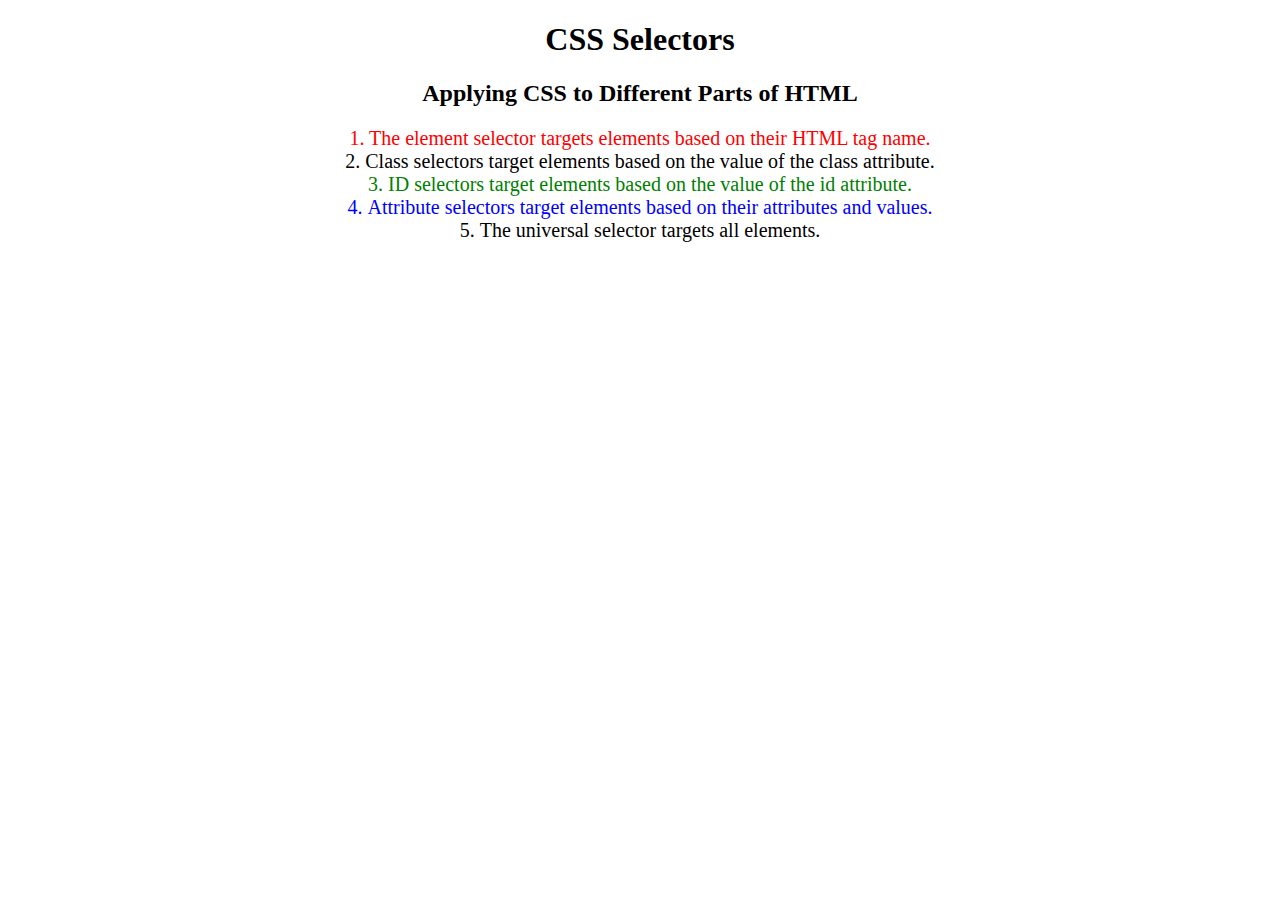
<file: 5.3 CSS Selectors/index.html>
<!DOCTYPE html>
<html lang="en">

<head>
  <meta charset="UTF-8">
  <title>CSS Selectors</title>
  <link rel="stylesheet" href="./style.css" />
</head>

<body>
  <h1>CSS Selectors</h1>
  <h2>Applying CSS to Different Parts of HTML</h2>
  <!-- TODO 1: Set the CSS for all paragraph tags to "color: red" -->
  <p class="note">1. The element selector targets elements based on their HTML tag name.</p>

  <ol>
    <!-- TODO 2: Set the CSS for all elements with a class of "note" to "font-size: 20px" -->
    <li class="note" value="2">Class selectors target elements based on the value of the class attribute.</li>

    <!-- TODO 3: Set the CSS for the element with an id of "id-selector-demo" to "color: green" -->
    <li class="note" id="id-selector-demo" value="3">ID selectors target elements based on the value of the id
      attribute.</li>

    <!-- TODO 4: Set the CSS for the li elements that have the "value" attribute set to "4" to have "color: blue" -->
    <li class="note" value="4">Attribute selectors target elements based on their attributes and values.</li>

    <!-- TODO 5: Set all elements to have "text-align: center" -->
    <li class="note" value="5">The universal selector targets all elements.</li>
  </ol>
</body>

</html>
</file>
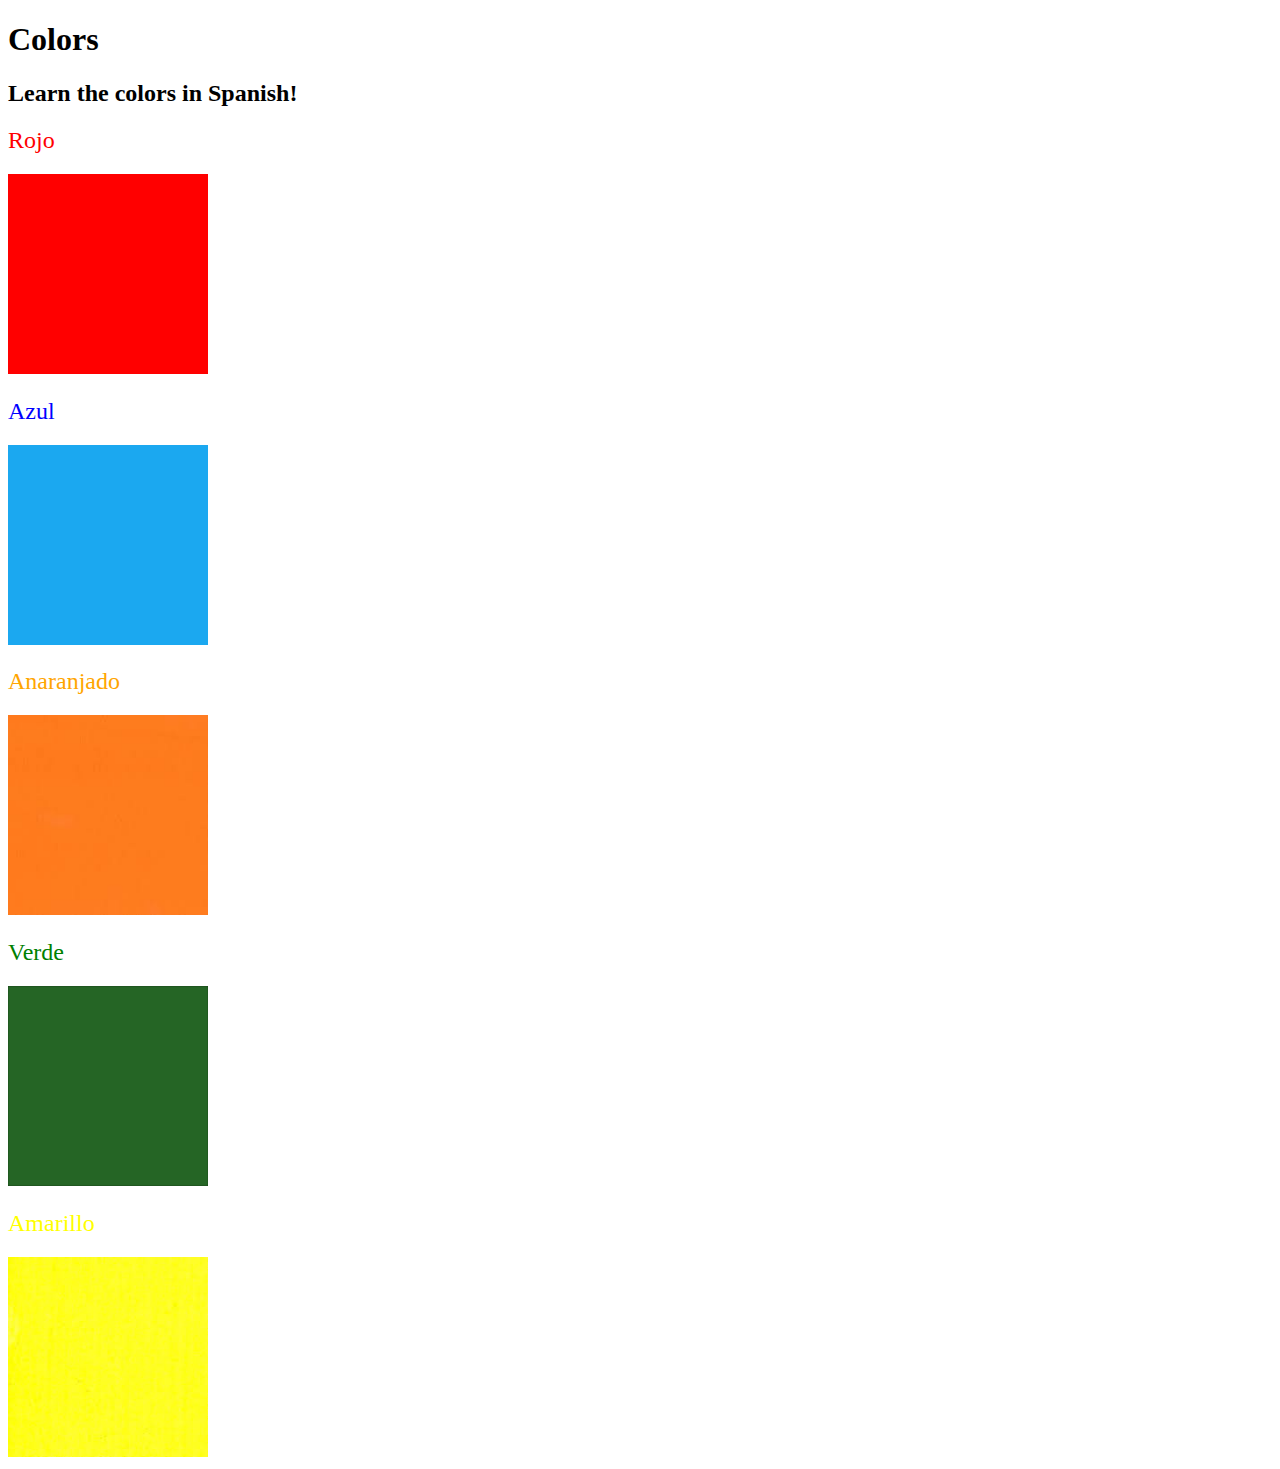
<file: 5.4+Color+Vocab+Project/index.html>
<!DOCTYPE html>
<html lang="en">
  <head>
    <meta charset="UTF-8" />
    <title>Spanish Vocabulary</title>
    <link rel="stylesheet" href="./style.css" />
  </head>

  <body>
    <h1>Colors</h1>
    <h2>Learn the colors in Spanish!</h2>
    <h2 class="color-title" id="red">Rojo</h2>
    <img src="./assets/images/red.png" alt="red" />

    <h2 class="color-title" id="blue">Azul</h2>
    <img src="./assets/images/blue.png" alt="blue" />

    <h2 class="color-title" id="orange">Anaranjado</h2>
    <img src="./assets/images/orange.png" alt="orange" />

    <h2 class="color-title" id="green">Verde</h2>
    <img src="./assets/images/green.png" alt="green" />

    <h2 class="color-title" id="yellow">Amarillo</h2>
    <img src="./assets/images/yellow.png" alt="yellow" />
  </body>
</html>

<!-- 
TODOs
IMPORTANT: You should not need to make ANY CHANGES to index.html
All code should be written in your CSS file.

1. Create a CSS file and incorporate it as an external stylesheet.
2. Use CSS to style each of the color titles to meaning. 
Hint: Use the id to help if you don't know the words in spanish.
3. Use CSS to change all the color titles to have "font-weight: normal;"
4. Use CSS (not HTML) to make all the images 200px heigh and 200px wide. 
Hint: 
https://developer.mozilla.org/en-US/docs/Web/CSS/height
https://developer.mozilla.org/en-US/docs/Web/CSS/width
-->
</file>
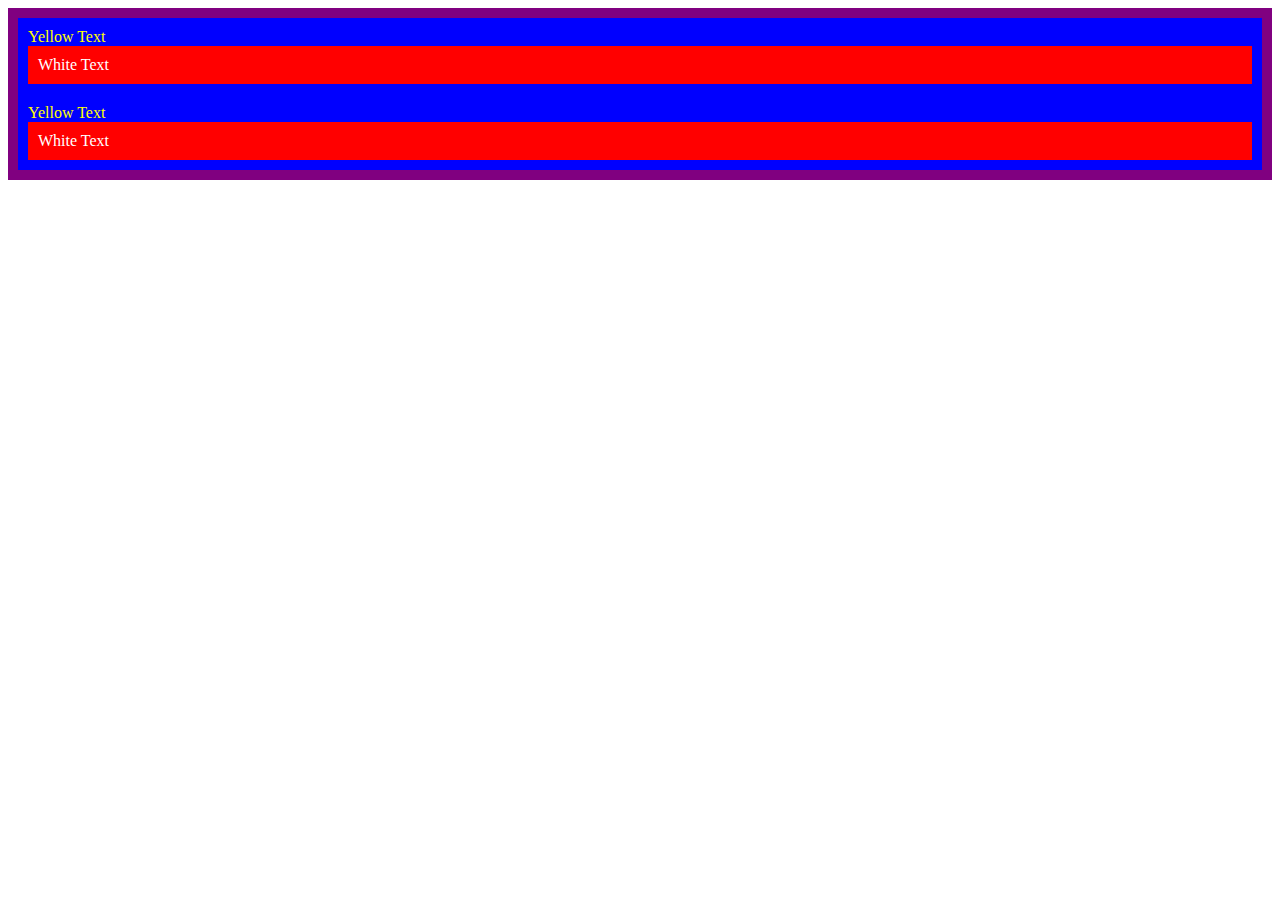
<file: 7.0+CSS+Cascade/index.html>
<!DOCTYPE html>
<html lang="en">

<head>
  <meta charset="UTF-8">
  <title>CSS Cascade</title>
  <link rel="stylesheet" href="./style.css">
</head>

<body>
  <div id="outer-box" class="box">
    <div class="box">
      <p>Yellow Text</p>
      <div class="box inner-box">
        <p class="white-text">White Text</p>
      </div>
    </div>
    <div class="box">
      <p>Yellow Text</p>
      <div class="box inner-box">
        <p class="white-text">White Text</p>
      </div>
    </div>
  </div>
</body>

</html>
</file>
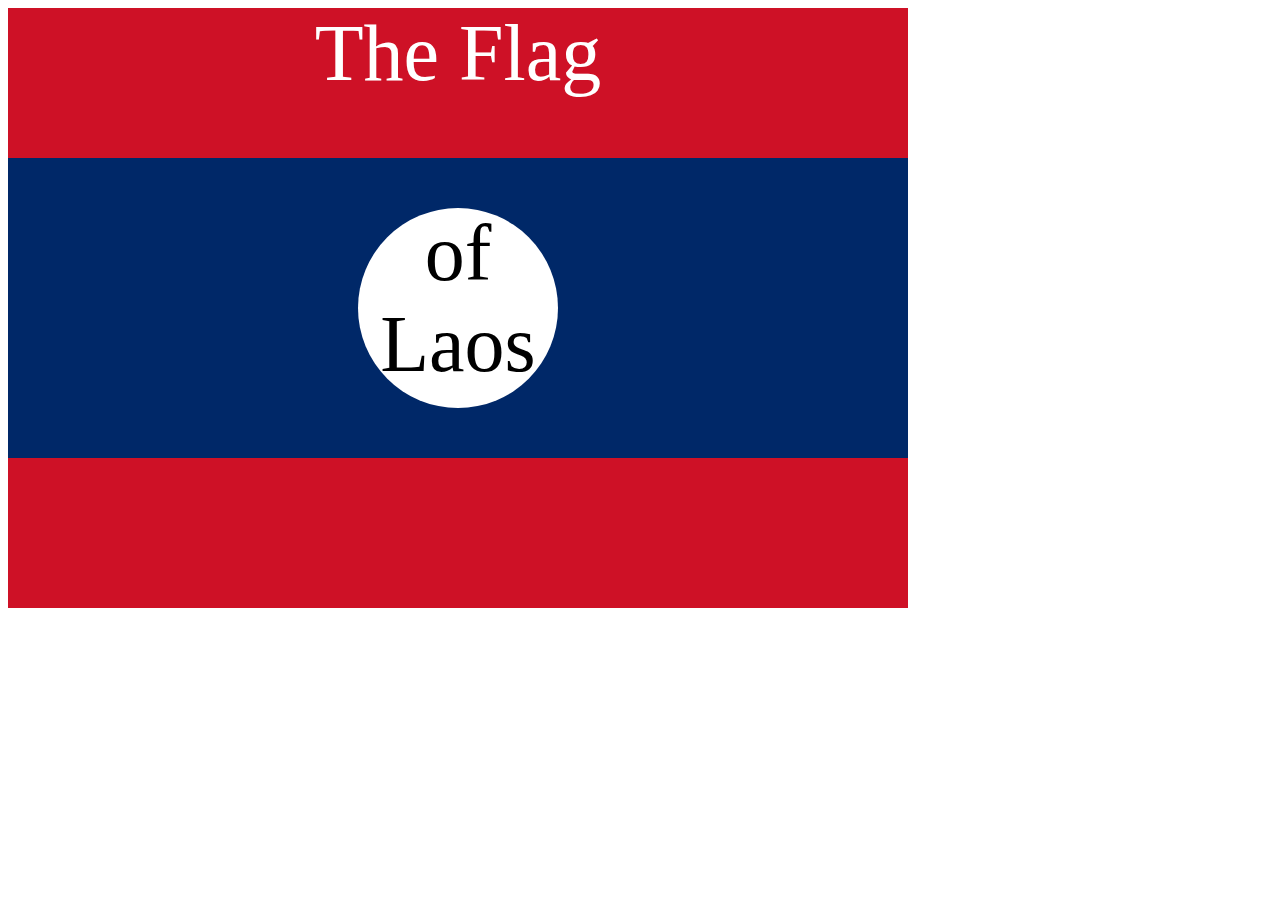
<file: 7.3 CSS Flag Project/index.html>
<!DOCTYPE html>
<html lang="en">

<head>
  <meta charset="UTF-8">
  <title>CSS Flag Project</title>
  <style>
    /* Write your CSS Code here */
    .flag{
      background-color: rgb(206, 17, 38);
      height: 600px;
      width: 900px;
      position: relative;
    }

    .flag > div{
      background-color:rgb(0, 40, 104);
      width: 100%;
      height: 300px;
      position: absolute;
      top:150px;
    }

    .flag >div >div{
      height: 200px;
      width: 200px;
      background-color: white;
      border-radius: 50%;
      position: relative;
      left:350px;
      top:50px;
    }
    
    p{
      margin:0px;
      font-size: 5rem;
      text-align: center;
      color: white;
    }

    .flag div p{
      color: black;
    }





  </style>
</head>

<!-- 
  IMPORTANT! Do not change any HTML
Don't add any classes/ids/elements 
Use what you know about combining selectors 
and CSS specificity instead.
Hint 1: The flag is 900px by 600px and the circle is 200px by 200px.
Hint 2: You can use CSS inspection to get the colors from
https://appbrewery.github.io/flag-of-laos/
-->

<body>
  <div class="flag">
    <p>The Flag</p>
    <div>
      <div>
        <p>of Laos</p>
      </div>
    </div>
  </div>
</body>

</html>
</file>
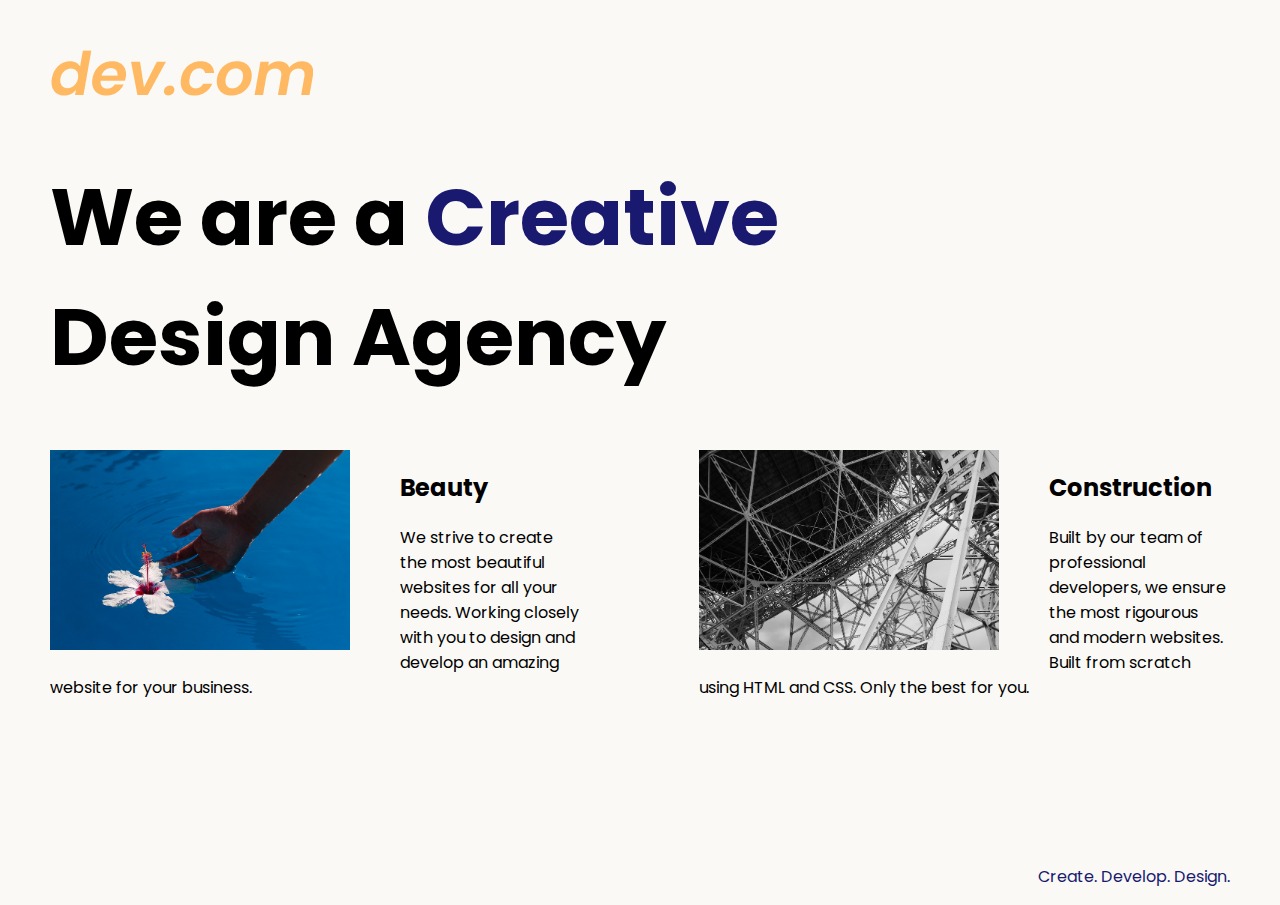
<file: 8.4 Web Design Agency Project/index.html>
<!DOCTYPE html>
<html lang="en">

<head>
  <meta charset="UTF-8">
  <meta name="viewport" content="width=device-width, initial-scale=1.0">
  <title>Agency</title>
  <link rel="stylesheet" href="./style.css">
  <link rel="preconnect" href="https://fonts.googleapis.com">
  <link rel="preconnect" href="https://fonts.gstatic.com" crossorigin>
  <link href="https://fonts.googleapis.com/css2?family=Poppins:wght@400;700&display=swap" rel="stylesheet">
</head>

<body>
  <div class="main">
    <img class="logo" src="./assets/images/logo.png" alt="logo">
    <h1>We are a <span class="creative">Creative</span> <br> Design Agency</h1>
    <div class="left card"><img class="tile-image" src="./assets/images/beautiful.jpg" alt="hand and flower in water">
      <h2 class="card-title">Beauty</h2>
      <p class="card-text">We strive to create the most beautiful websites for all your needs. Working closely with you
        to design and develop an amazing website for your business.</p>
    </div>

    <div class="right card"><img class="tile-image" src="./assets/images/construction.jpg" alt="metal structure">
      <h2 class="card-title">Construction</h2>
      <p>Built by our team of professional developers, we ensure the most rigourous and modern websites. Built from
        scratch using HTML and CSS. Only the best for you.</p>
    </div>

  </div>
  <footer>
    <p>Create. Develop. Design.</p>
  </footer>
</body>

</html>
</file>
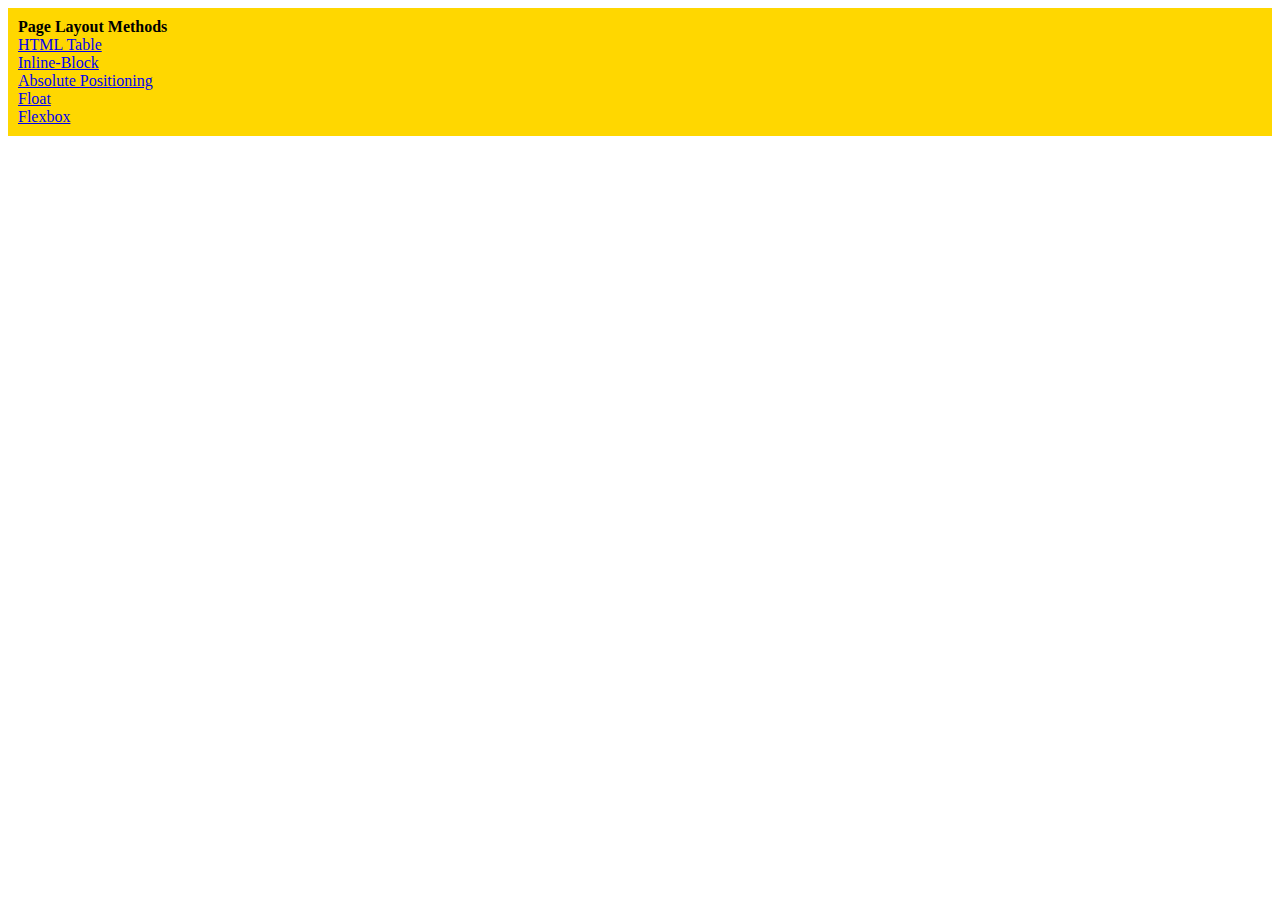
<file: 9.0 Display Flex/index.html>
<!DOCTYPE html>
<html lang="en">

<head>
  <meta charset="UTF-8">
  <meta name="viewport" content="width=device-width, initial-scale=1.0">
  <title>Column Layout Methods</title>
  <style>
    p {
      padding: 0;
      margin: 0;
      font-weight: 700;
    }

    li {
      list-style: none;
    }

    .container {
      padding: 10px;
      background-color: gold;
    }

  </style>
</head>

<body>
  <div class="container">
    <p>Page Layout Methods</p>

    <li><a href="./html-table.html">HTML Table</a></li>
    <li><a href="./inline-block.html">Inline-Block</li>
    <li><a href="./absolute-position.html">Absolute Positioning</li>
    <li><a href="./float.html">Float</li>
    <li><a href="./flex.html">Flexbox</li>

  </div>
</body>

</html>
</file>
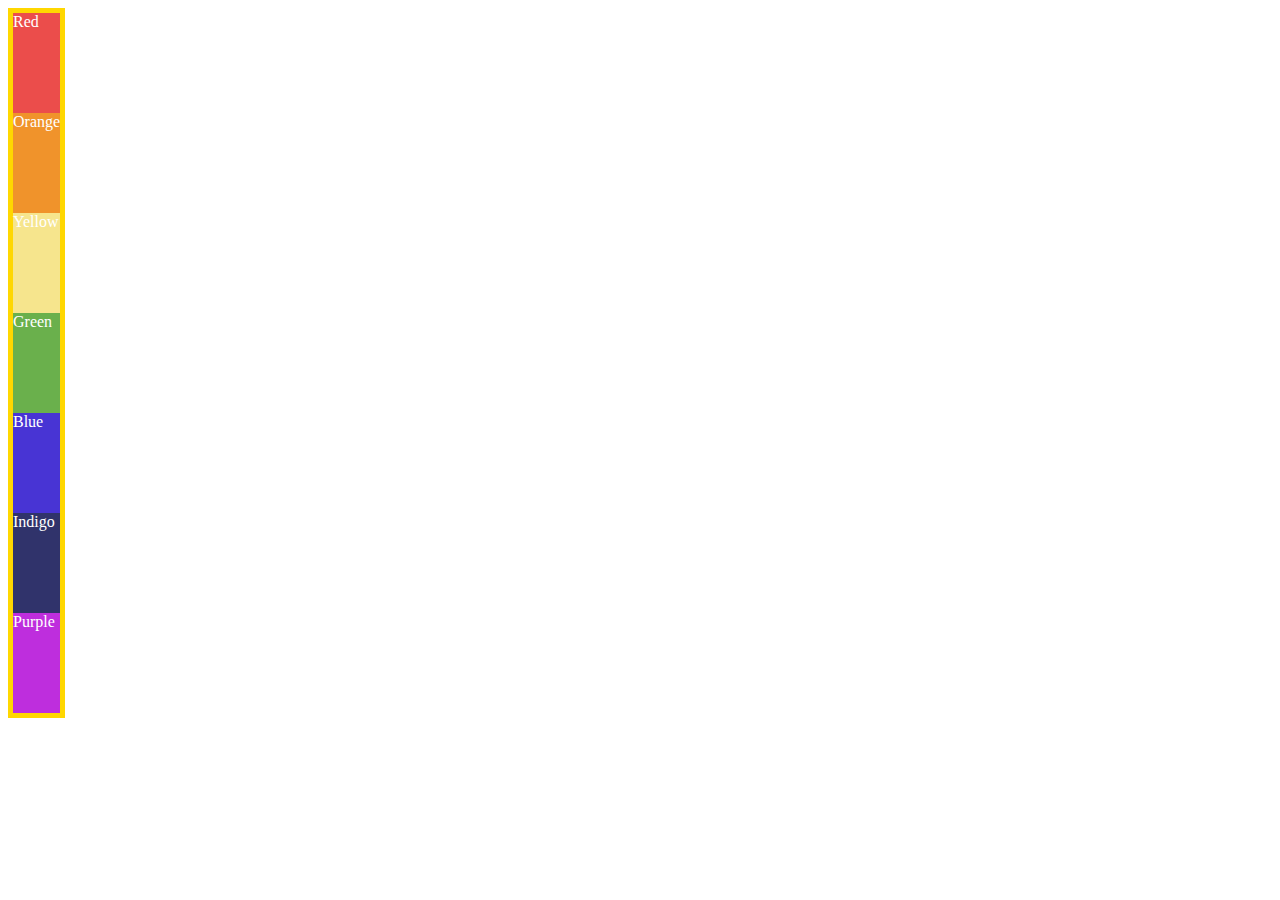
<file: 9.1 Flex Direction/index.html>
<!DOCTYPE html>
<html lang="en">

<head>
  <meta charset="UTF-8">
  <meta name="viewport" content="width=device-width, initial-scale=1.0">
  <title>Flex Direction</title>
  <!-- HINT:
  https://developer.mozilla.org/en-US/docs/Web/CSS/Universal_selectors
  https://developer.mozilla.org/en-US/docs/Learn/CSS/Building_blocks/Selectors/Combinators 
  -->
  <style>
    
    .container {
      color: white;
      border: 5px solid gold;
      display: inline-flex;
      flex-direction: column; 
    }

    /*
Select all the elements that are the direct
children of the .container class. HI Jonathan
    */

    .container > *{
      flex-basis: 100px;
    }

    .red {background-color: #eb4d4b;}
    .orange {background-color: #f0932b;}
    .yellow {background-color: #f6e58d;}
    .green {background-color: #6ab04c;}
    .blue {background-color: #4834d4;}
    .indigo {background-color: #30336b;}
    .purple {background-color: #be2edd;}
  </style>
</head>
<body>
  <div class="container">
    <div class="red">Red</div>
    <div class="orange">Orange</div>
    <div class="yellow">Yellow</div>
    <div class="green">Green</div>
    <div class="blue">Blue</div>
    <div class="indigo">Indigo</div>
    <div class="purple">Purple</div>
  </div>
  
</body>

</html>
</file>
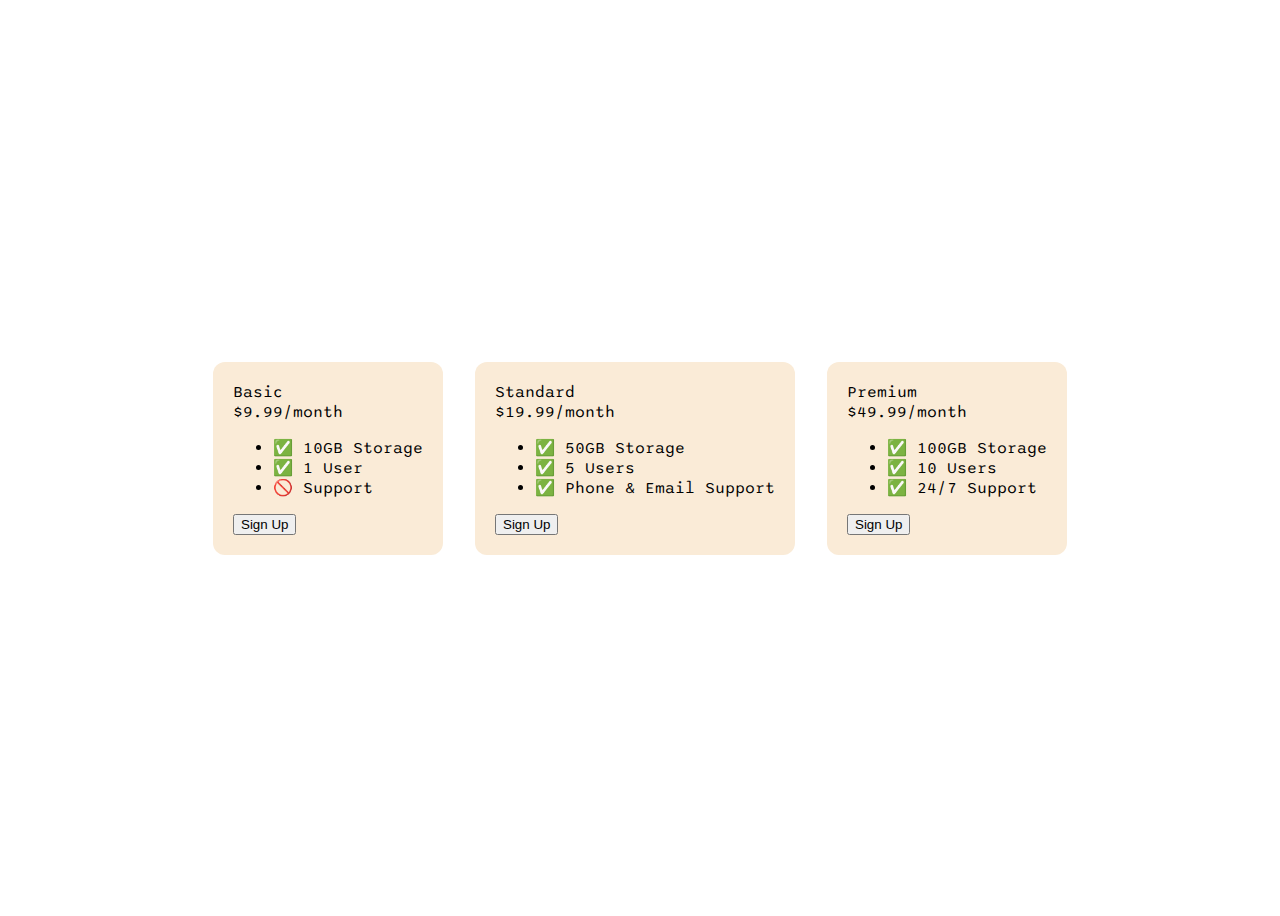
<file: 9.4+Flexbox+Pricing+Table+Project/index.html>
<!DOCTYPE html>
<html>
  <head>
    <title>Flexbox Pricing Table</title>
    <link rel="preconnect" href="https://fonts.googleapis.com" />
    <link rel="preconnect" href="https://fonts.gstatic.com" crossorigin />
    <link
      href="https://fonts.googleapis.com/css2?family=Sono:wght@400;700&display=swap"
      rel="stylesheet"
    />
    <style>
      body {
        font-family: "Sono", sans-serif;
        }

      body > div{
        gap: 10px;
    
      }  
      
      .pricing-container{
        display: flex;
        justify-content: center;
        align-items: center;
        height: 100vh;
        gap: 2rem;
      }

      .pricing-plan{
        background-color: antiquewhite;
        padding: 20px;
        border-radius: 12px;
      
      }


      /* Hint: What can you do with a media query and flexbox? */
      @media (max-width: 1250px) {
        .pricing-container{
          display: flex;
          flex-direction: column;
          align-items: center;
          justify-content: center;
        }
        
        .pricing-plan{
        background-color: antiquewhite;
      
      }
      
      }
    </style>
  </head>

  <body>
    <div class="pricing-container">
      <div class="pricing-plan">
        <div class="plan-title">Basic</div>
        <div class="plan-price">$9.99/month</div>
        <ul class="plan-features">
          <li>✅ 10GB Storage</li>
          <li>✅ 1 User</li>
          <li>🚫 Support</li>
        </ul>
        <button class="plan-button">Sign Up</button>
      </div>
      <div class="pricing-plan">
        <div class="plan-title">Standard</div>
        <div class="plan-price">$19.99/month</div>
        <ul class="plan-features">
          <li>✅ 50GB Storage</li>
          <li>✅ 5 Users</li>
          <li>✅ Phone &amp; Email Support</li>
        </ul>
        <button class="plan-button">Sign Up</button>
      </div>
      <div class="pricing-plan">
        <div class="plan-title">Premium</div>
        <div class="plan-price">$49.99/month</div>
        <ul class="plan-features">
          <li>✅ 100GB Storage</li>
          <li>✅ 10 Users</li>
          <li>✅ 24/7 Support</li>
        </ul>
        <button class="plan-button">Sign Up</button>
      </div>
    </div>
  </body>
</html>
</file>
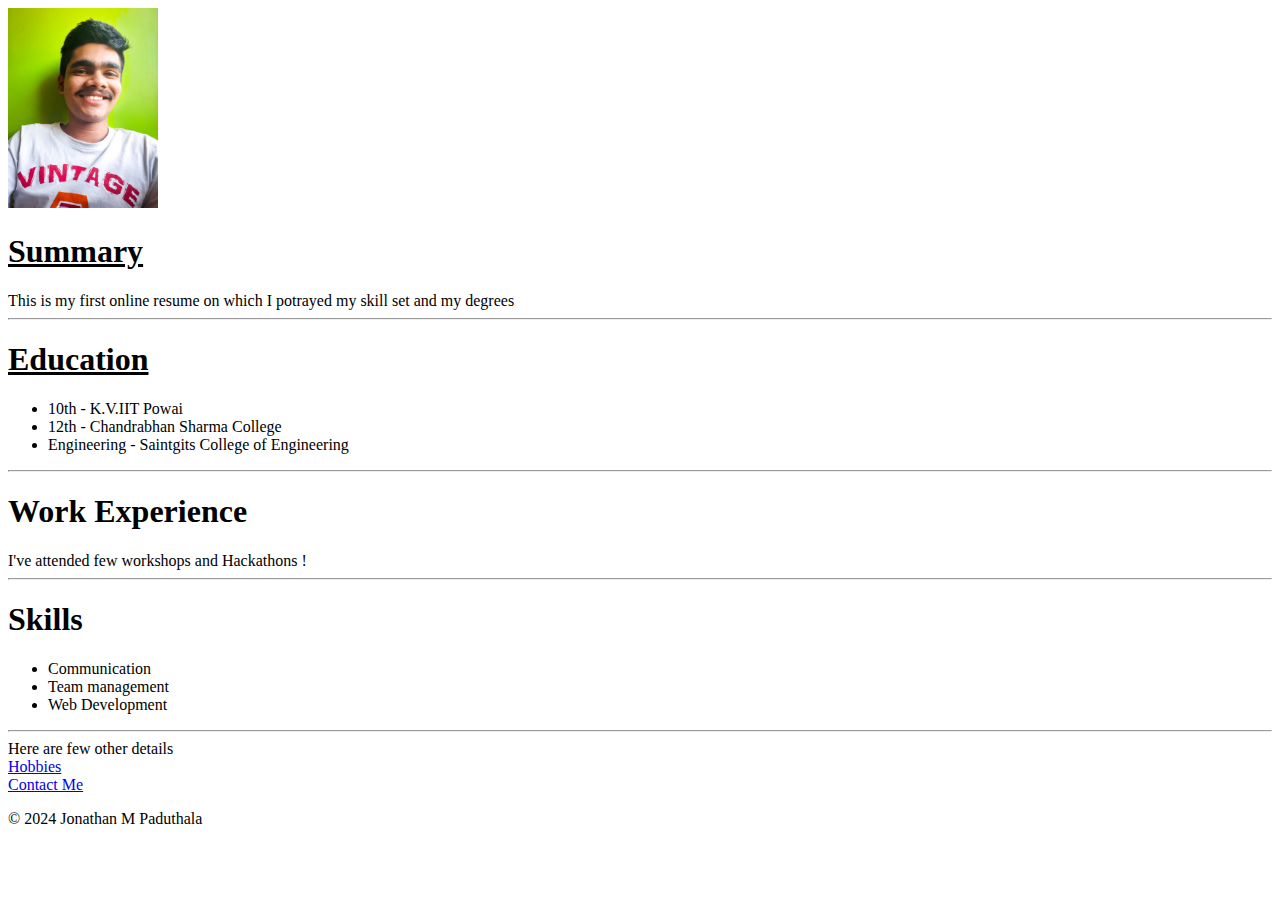
<file: Home_page/index.html>
<!DOCTYPE html>
<html>
    <head>
        <title>My Resume</title>
    </head>
    <body>
        <img src ="./Images/Profile Picture.jpg" height="200">
        <h1><u>Summary</u></h1>        
        This is my first online resume on which I potrayed my skill set and my degrees
        <hr>
        <h1><u>Education</u></h1>
        <ul>
            <li>10th - K.V.IIT Powai</li>
            <li>12th - Chandrabhan Sharma College</li>
            <li>Engineering - Saintgits College of Engineering</li>
        </ul>
        <hr>
        <h1>Work Experience</h1>
        I've attended few workshops and Hackathons ! 
        <hr>
        <h1>Skills</h1>
        <ul>
            <li>Communication</li>
            <li>Team management</li>
            <li>Web Development</li>
        </ul>
        <hr>
        Here are few other details <br>
        <a href="./Hobbies.html">Hobbies</a><br>
        <a href="./Contact.html">Contact Me</a>
        <footer>
            <p>© 2024 Jonathan M Paduthala</p>  
        </footer>
    </body>
</html>
</file>
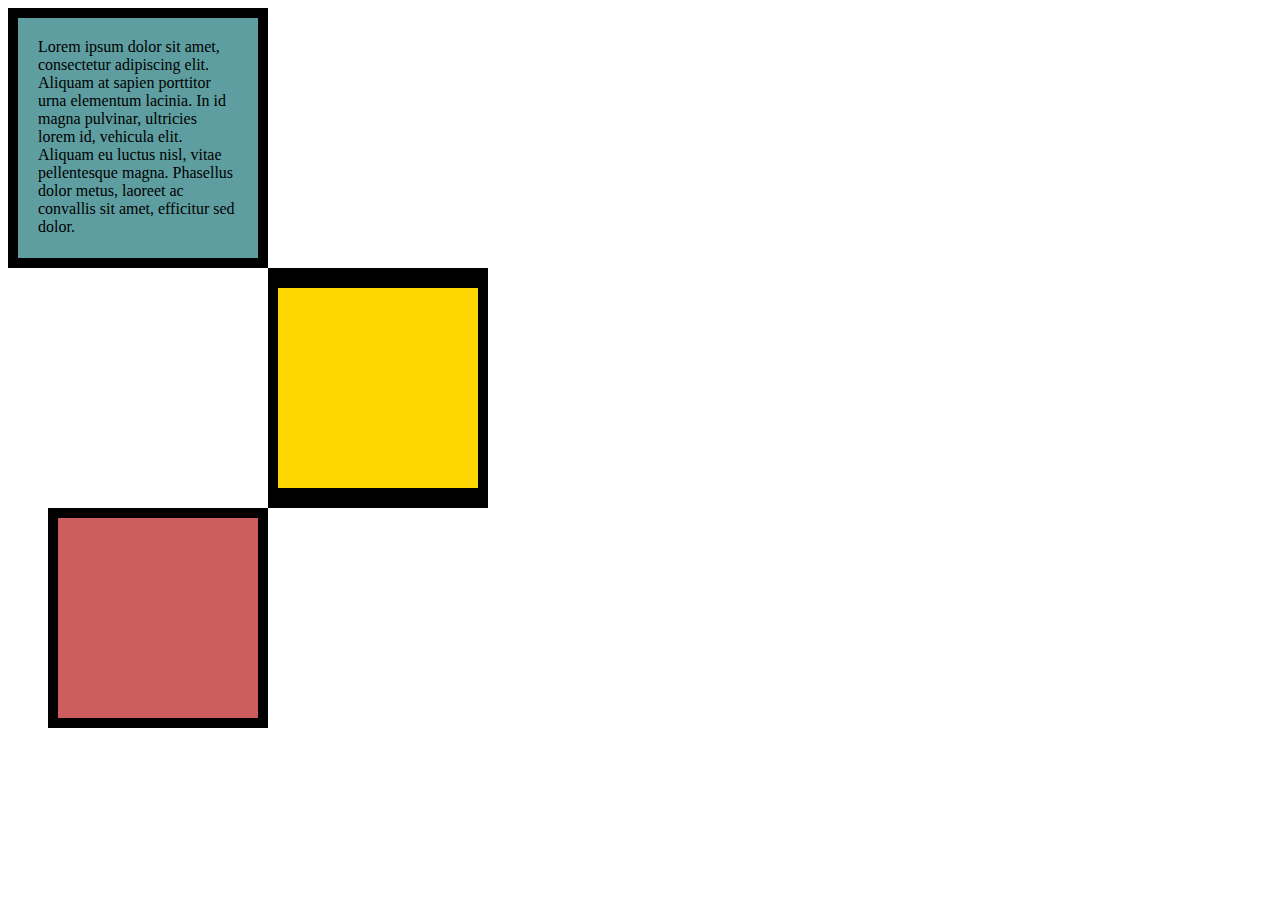
<file: 6.3 CSS Box Model/solution.html>
<!DOCTYPE html>
<html lang="en">

<head>
  <meta charset="UTF-8">
  <title>CSS Box Model</title>
  <style>
    div {
      height: 200px;
      width: 200px;
    }

    p {
      margin: 0;
    }

    #first {
      background-color: cadetblue;
      padding: 20px;
      border: 10px solid black;
    }

    #second {
      background-color: gold;
      border: solid black;
      border-width: 20px 10px;
      margin-left: 260px;
    }

    #third {
      background-color: indianred;
      border: 10px solid black;
      margin-left: 40px;
    }
  </style>
</head>

<body>
  <div id="first">
    <p>Lorem ipsum dolor sit amet, consectetur adipiscing elit. Aliquam at sapien porttitor urna elementum lacinia. In
      id magna pulvinar, ultricies lorem id, vehicula elit. Aliquam eu luctus nisl, vitae pellentesque magna. Phasellus
      dolor metus, laoreet ac convallis sit amet, efficitur sed dolor. </p>
  </div>
  <div id="second">

  </div>
  <div id="third">

  </div>
</body>

</html>
</file>
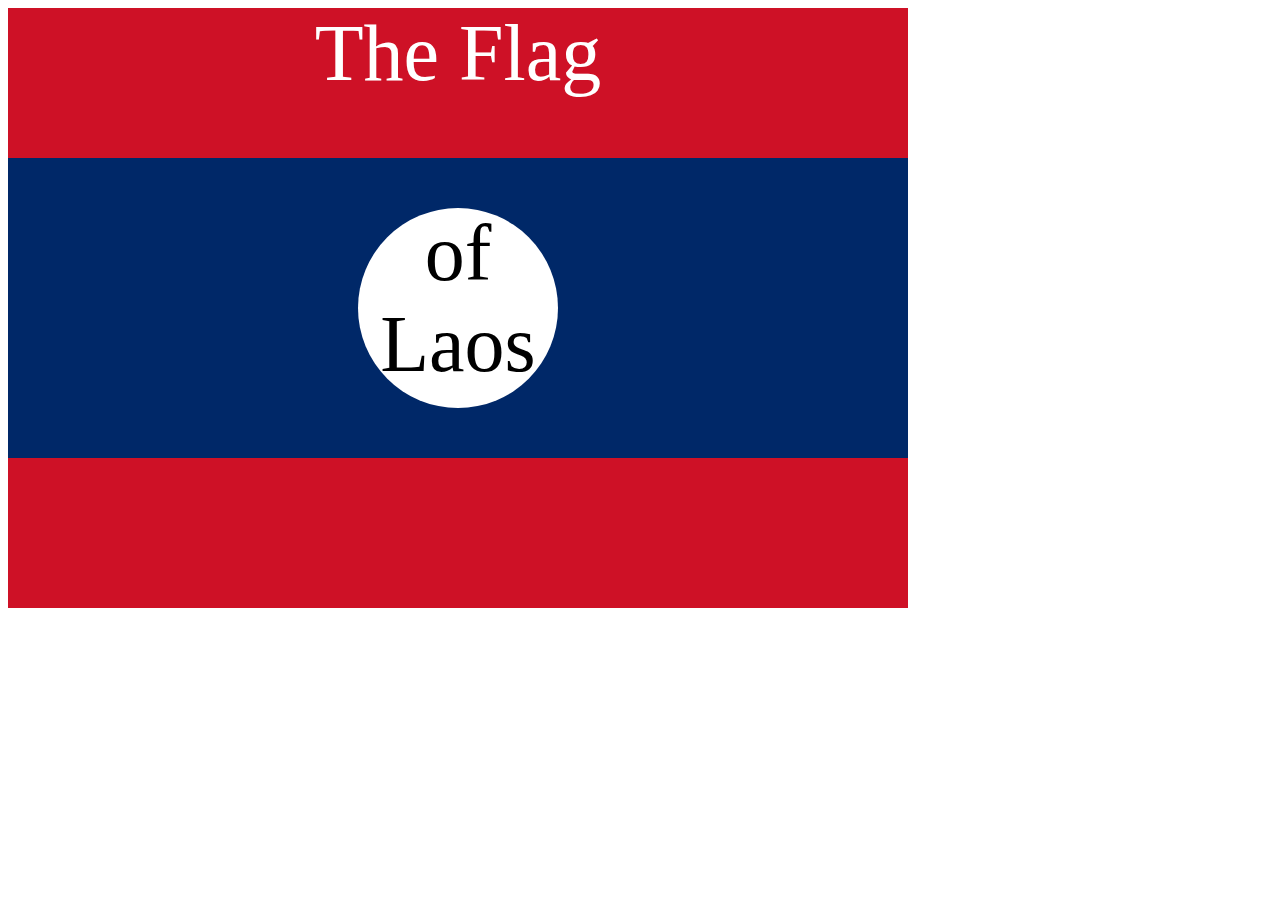
<file: 7.3 CSS Flag Project/solution.html>
<!DOCTYPE html>
<html lang="en">

<head>
  <meta charset="UTF-8">
  <title>CSS Flag Project</title>
  <style>
    .flag {
      width: 900px;
      height: 600px;
      position: relative;
      background-color: #CE1126;

    }

    .flag > div {
      background-color: #002868;
      height: 300px;
      width: 100%;
      position: absolute;
      top: 150px;
    }

    .flag > div > div {
      background-color: white;
      position: absolute;

      height: 200px;
      width: 200px;
      border-radius: 50%;
      top: 50px;
      left: 350px;
    }

    p {
      font-size: 5rem;
      color: white;
      text-align: center;
      padding: 0;
      margin: 0;
    }

    .flag>div div p {
      color: black;
    }
  </style>
</head>

<body>
  <div class="flag">
    <p>The Flag</p>
    <div>
      <div>
        <p>of Laos</p>
      </div>
    </div>
  </div>
</body>

</html>
</file>
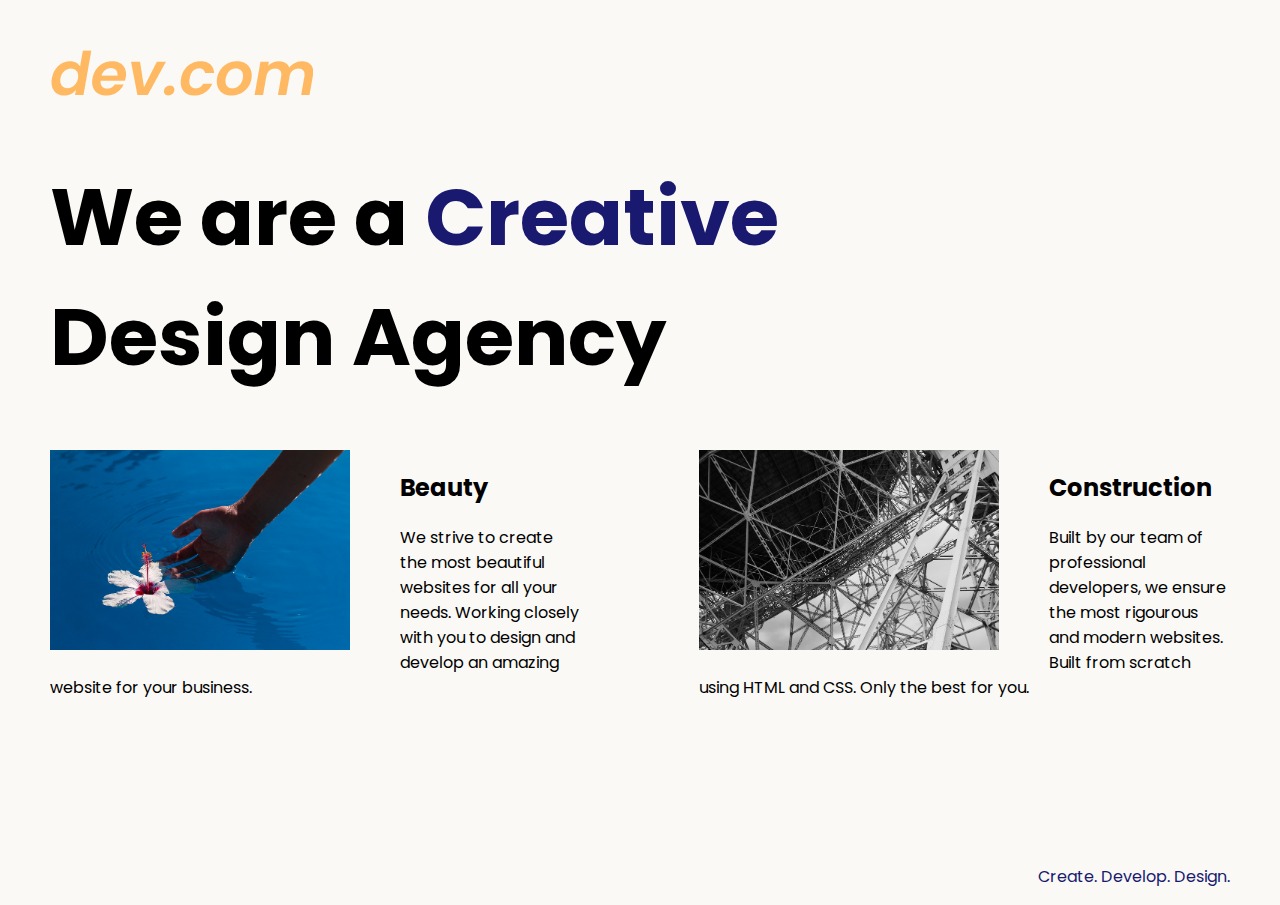
<file: 8.4 Web Design Agency Project/solution.html>
<!DOCTYPE html>
<html lang="en">

<head>
  <meta charset="UTF-8">
  <meta name="viewport" content="width=device-width, initial-scale=1.0">
  <title>Agency</title>
  <link rel="stylesheet" href="./solution.css">
  <link rel="preconnect" href="https://fonts.googleapis.com">
  <link rel="preconnect" href="https://fonts.gstatic.com" crossorigin>
  <link href="https://fonts.googleapis.com/css2?family=Poppins:wght@400;700&display=swap" rel="stylesheet">
</head>

<body>
  <div class="main">
    <img class="logo" src="./assets/images/logo.png" alt="logo">
    <h1>We are a <span class="creative">Creative</span> <br />Design Agency</h1>
    <div class="left card"><img class="tile-image" src="./assets/images/beautiful.jpg" alt="hand and flower in water">
      <h2 class="card-title">Beauty</h2>
      <p class="card-text">We strive to create the most beautiful websites for all your needs. Working closely with you
        to
        design and
        develop an amazing website for your business.</p>
    </div>

    <div class="right card"><img class="tile-image" src="./assets/images/construction.jpg" alt="metal structure">
      <h2 class="card-title">Construction</h2>
      <p>Built by our team of professional developers, we ensure the most rigourous and modern websites. Built from
        scratch using HTML and CSS. Only the best for you.</p>
    </div>

  </div>
  <footer>
    <p>Create. Develop. Design.</p>
  </footer>
</body>

</html>
</file>
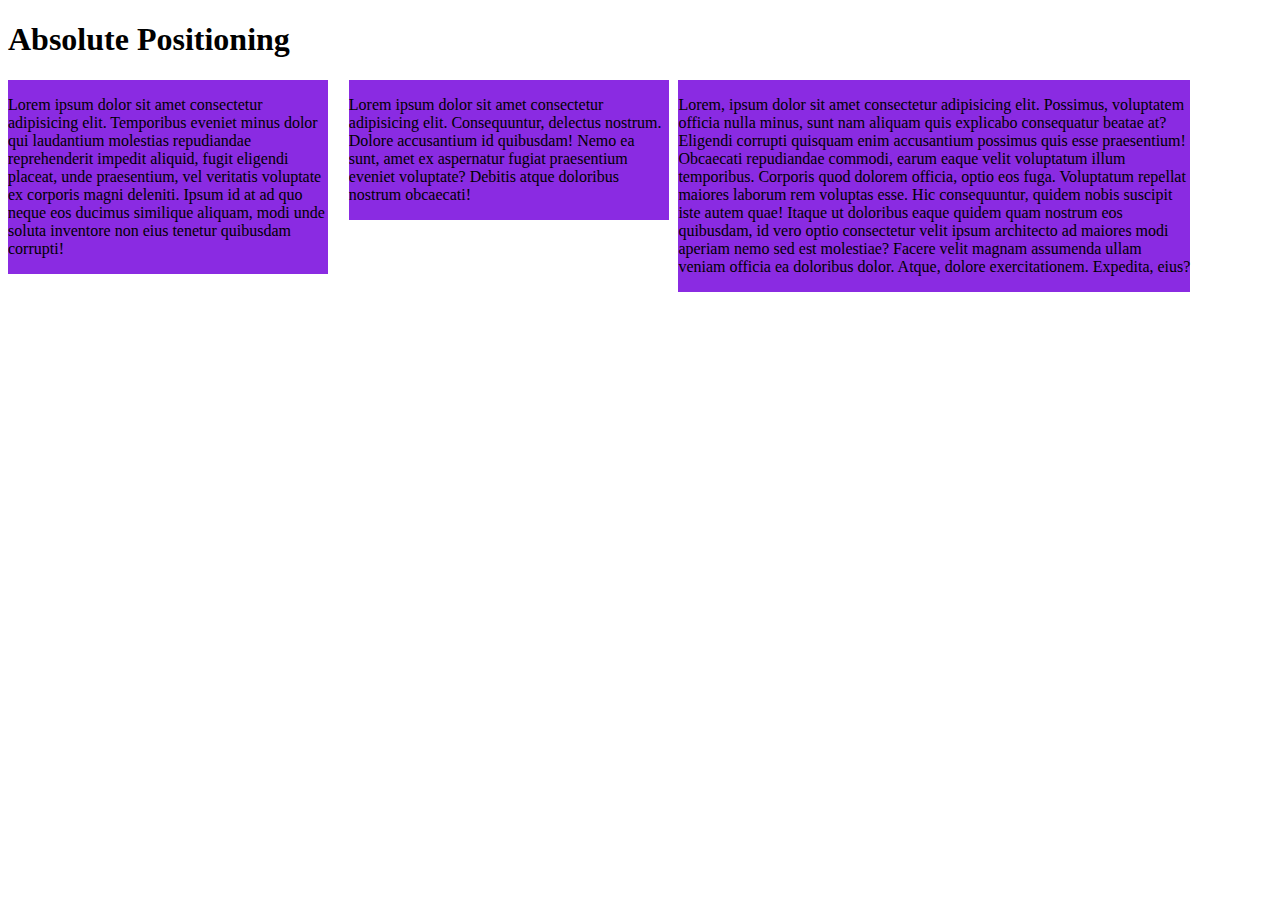
<file: 9.0 Display Flex/absolute-position.html>
<!DOCTYPE html>
<html lang="en">

<head>
  <meta charset="UTF-8">
  <meta name="viewport" content="width=device-width, initial-scale=1.0">
  <title>Absolute Positioning</title>
  <style>
    div {
      position: relative;
      display: inline-block;
      background-color: blueviolet;
    }

    .one {
      width: 25%;
      position: absolute;
    }

    .two {
      position: absolute;
      left: 27.25%;
      width: 25%;
    }

    .three {
      position: absolute;
      left: 53%;
      width: 40%;
    }
  </style>
</head>

<body>

  <body>
<h1>Absolute Positioning</h1>
    <div class="one">
      <p>Lorem ipsum dolor sit amet consectetur adipisicing elit. Temporibus eveniet minus dolor qui laudantium
        molestias repudiandae reprehenderit impedit aliquid, fugit eligendi placeat, unde praesentium, vel veritatis
        voluptate ex corporis magni deleniti. Ipsum id at ad quo neque eos ducimus similique aliquam, modi unde soluta
        inventore non eius tenetur quibusdam corrupti!</p>
    </div>
    <div class="two">
      <p>Lorem ipsum dolor sit amet consectetur adipisicing elit. Consequuntur, delectus nostrum. Dolore accusantium id
        quibusdam! Nemo ea sunt, amet ex aspernatur fugiat praesentium eveniet voluptate? Debitis atque doloribus
        nostrum obcaecati!</p>
    </div>
    <div class="three">
      <p>Lorem, ipsum dolor sit amet consectetur adipisicing elit. Possimus, voluptatem officia nulla minus, sunt nam
        aliquam quis explicabo consequatur beatae at? Eligendi corrupti quisquam enim accusantium possimus quis esse
        praesentium! Obcaecati repudiandae commodi, earum eaque velit voluptatum illum temporibus. Corporis quod dolorem
        officia, optio eos fuga. Voluptatum repellat maiores laborum rem voluptas esse. Hic consequuntur, quidem nobis
        suscipit iste autem quae! Itaque ut doloribus eaque quidem quam nostrum eos quibusdam, id vero optio consectetur
        velit ipsum architecto ad maiores modi aperiam nemo sed est molestiae? Facere velit magnam assumenda ullam
        veniam officia ea doloribus dolor. Atque, dolore exercitationem. Expedita, eius?</p>
    </div>
  </body>

</html>
</file>
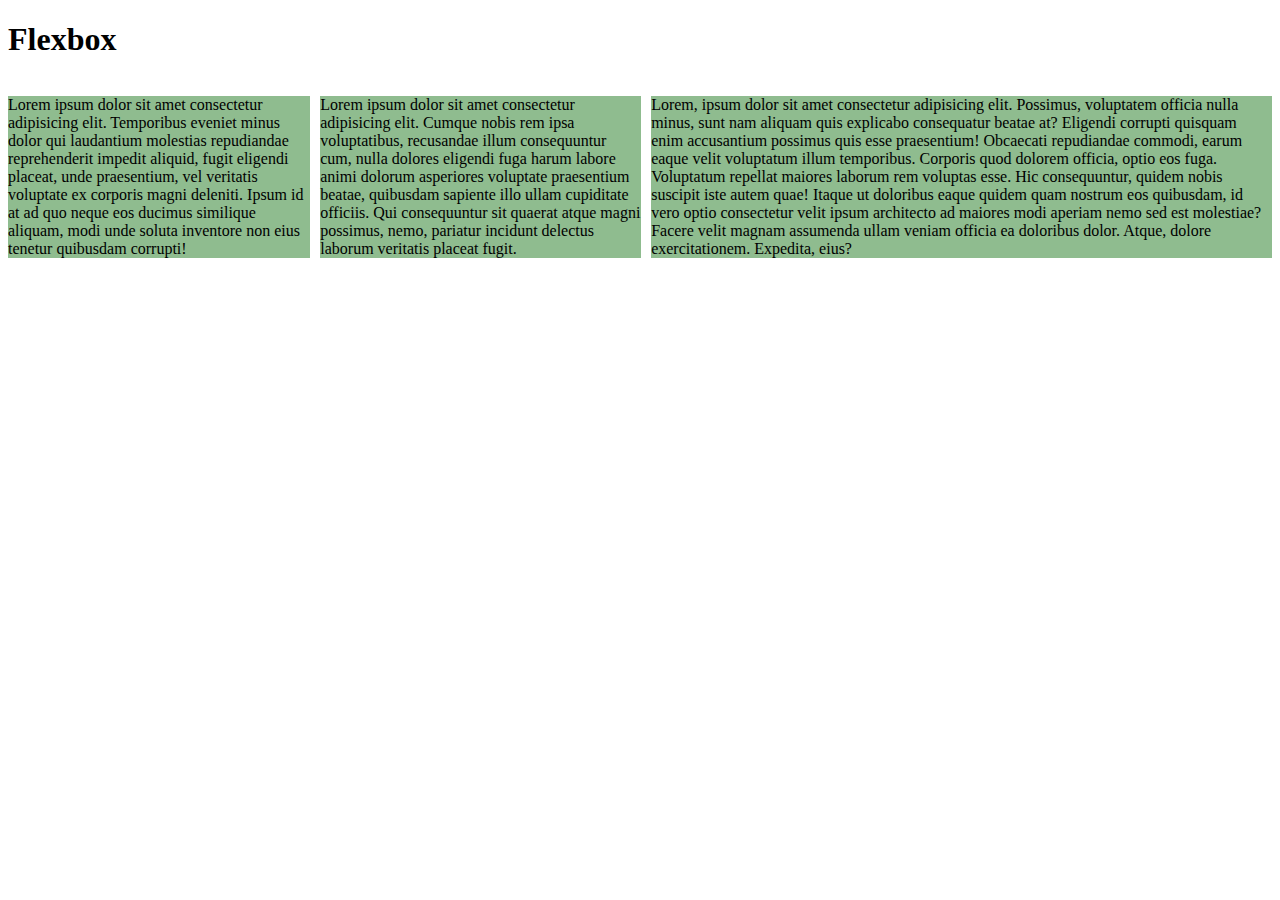
<file: 9.0 Display Flex/flex.html>
<!DOCTYPE html>
<html lang="en">

<head>
  <meta charset="UTF-8">
  <meta name="viewport" content="width=device-width, initial-scale=1.0">
  <title>Flexbox</title>
  <style>
    .container {
      display: flex;
      gap: 10px;
    }

    p {
      background-color: darkseagreen;
    }
  </style>
</head>

<body>

  <body>
    <h1>Flexbox</h1>
    <div class="container">
      <div class="one">
        <p>Lorem ipsum dolor sit amet consectetur adipisicing elit. Temporibus eveniet minus dolor qui laudantium
          molestias repudiandae reprehenderit impedit aliquid, fugit eligendi placeat, unde praesentium, vel veritatis
          voluptate ex corporis magni deleniti. Ipsum id at ad quo neque eos ducimus similique aliquam, modi unde soluta
          inventore non eius tenetur quibusdam corrupti!</p>
      </div>
      <div class="two">
        <p>Lorem ipsum dolor sit amet consectetur adipisicing elit. Cumque nobis rem ipsa voluptatibus, recusandae illum
          consequuntur cum, nulla dolores eligendi fuga harum labore animi dolorum asperiores voluptate praesentium
          beatae, quibusdam sapiente illo ullam cupiditate officiis. Qui consequuntur sit quaerat atque magni possimus,
          nemo, pariatur incidunt delectus laborum veritatis placeat fugit.</p>
      </div>
      <div class="three">
        <p>Lorem, ipsum dolor sit amet consectetur adipisicing elit. Possimus, voluptatem officia nulla minus, sunt nam
          aliquam quis explicabo consequatur beatae at? Eligendi corrupti quisquam enim accusantium possimus quis esse
          praesentium! Obcaecati repudiandae commodi, earum eaque velit voluptatum illum temporibus. Corporis quod
          dolorem
          officia, optio eos fuga. Voluptatum repellat maiores laborum rem voluptas esse. Hic consequuntur, quidem nobis
          suscipit iste autem quae! Itaque ut doloribus eaque quidem quam nostrum eos quibusdam, id vero optio
          consectetur
          velit ipsum architecto ad maiores modi aperiam nemo sed est molestiae? Facere velit magnam assumenda ullam
          veniam officia ea doloribus dolor. Atque, dolore exercitationem. Expedita, eius?</p>
      </div>
    </div>
  </body>

</html>
</file>
<file: 5.3 CSS Selectors/style.css>
ol {
  margin-left: -40px;
  margin-top: -20px;
  list-style-position: inside;
}

/* Write your CSS below, don't change the rules above. */
p{
  color:red;
}

.note{
  font-size: 20px;
}

#id-selector-demo{
  color:green;
}

li[value="4"] {
   color:blue;  
}

*{
  text-align: center;
}
</file>
<file: 5.4+Color+Vocab+Project/style.css>
#red{
    color:red;
}

#blue{
    color:blue;
}

#orange{
    color:orange;
}

#green{
    color:green;
}

#yellow{
    color:yellow;
}

.color-title{
    font-weight: normal;
}

img{
    height: 200px; width: 200px;
}
</file>
<file: 7.0+CSS+Cascade/style.css>
/* Don't change the existing CSS. */


.box {
  background-color: blue;
  padding: 10px;
}


p {
  color: yellow;
  margin: 0;
  padding: 0;
}

.inner-box{
  background-color: red;
}

#outer-box{
  background-color: purple;
}

div{
  padding:10px;
}

.white-text{
  color: white;
}
</file>
<file: 8.4 Web Design Agency Project/style.css>
body {
  font-family: "Poppins", sans-serif;
  margin: 50px 50px 0 50px;
  background-color: #faf9f6;
  display: flex;
  flex-direction: column;
  min-height: 95vh;
}
.main {
  flex: 1;
}

h1 {
  font-size: 5rem;
}

footer {
  text-align: right;
  color: midnightblue;
}

.tile-image{
  float:left;
  height: 200px;
  margin-right: 50px;
}

.card{
  width: 45%;
}

.creative{
  color: midnightblue;
}

.left{
  float: left;
}

.right{
  float:right;
}

@media (max-width:680px) {
  
  .card{
    width:100%;
    display:block;
    text-align: justify;
  }

  .logo{
    width: 100px;
  }

  h1{
    font-size: 3rem;
    text-align: center;
  }

  .card img{
    width:100%;
    margin-bottom: 10px;
    display: inline;
    object-fit: cover;
  }

}
</file>
<file: 8.4 Web Design Agency Project/solution.css>
body {
  font-family: "Poppins", sans-serif;
  margin: 50px 50px 0 50px;
  background-color: #faf9f6;
  display: flex;
  flex-direction: column;
  min-height: 95vh;
}
.main {
  flex: 1;
}

h1 {
  font-size: 5rem;
}

footer {
  text-align: right;
  color: midnightblue;
}

.tile-image {
  height: 200px;
  float: left;
  margin-right: 50px;
}

.card {
  width: 45%;
}

.left {
  float: left;
}

.right {
  float: right;
}

.creative {
  color: midnightblue;
}

@media (max-width: 680px) {
  .logo {
    width: 100px;
  }

  h1 {
    font-size: 3.5rem;
    text-align: center;
  }

  .card {
    width: 100%;
    display: block;
    margin-bottom: 30px;
    text-align: justify;
  }

  .card img {
    margin-bottom: 10px;
    width: 100%;
    display: inline;
    object-fit: cover;
  }
}
</file>
